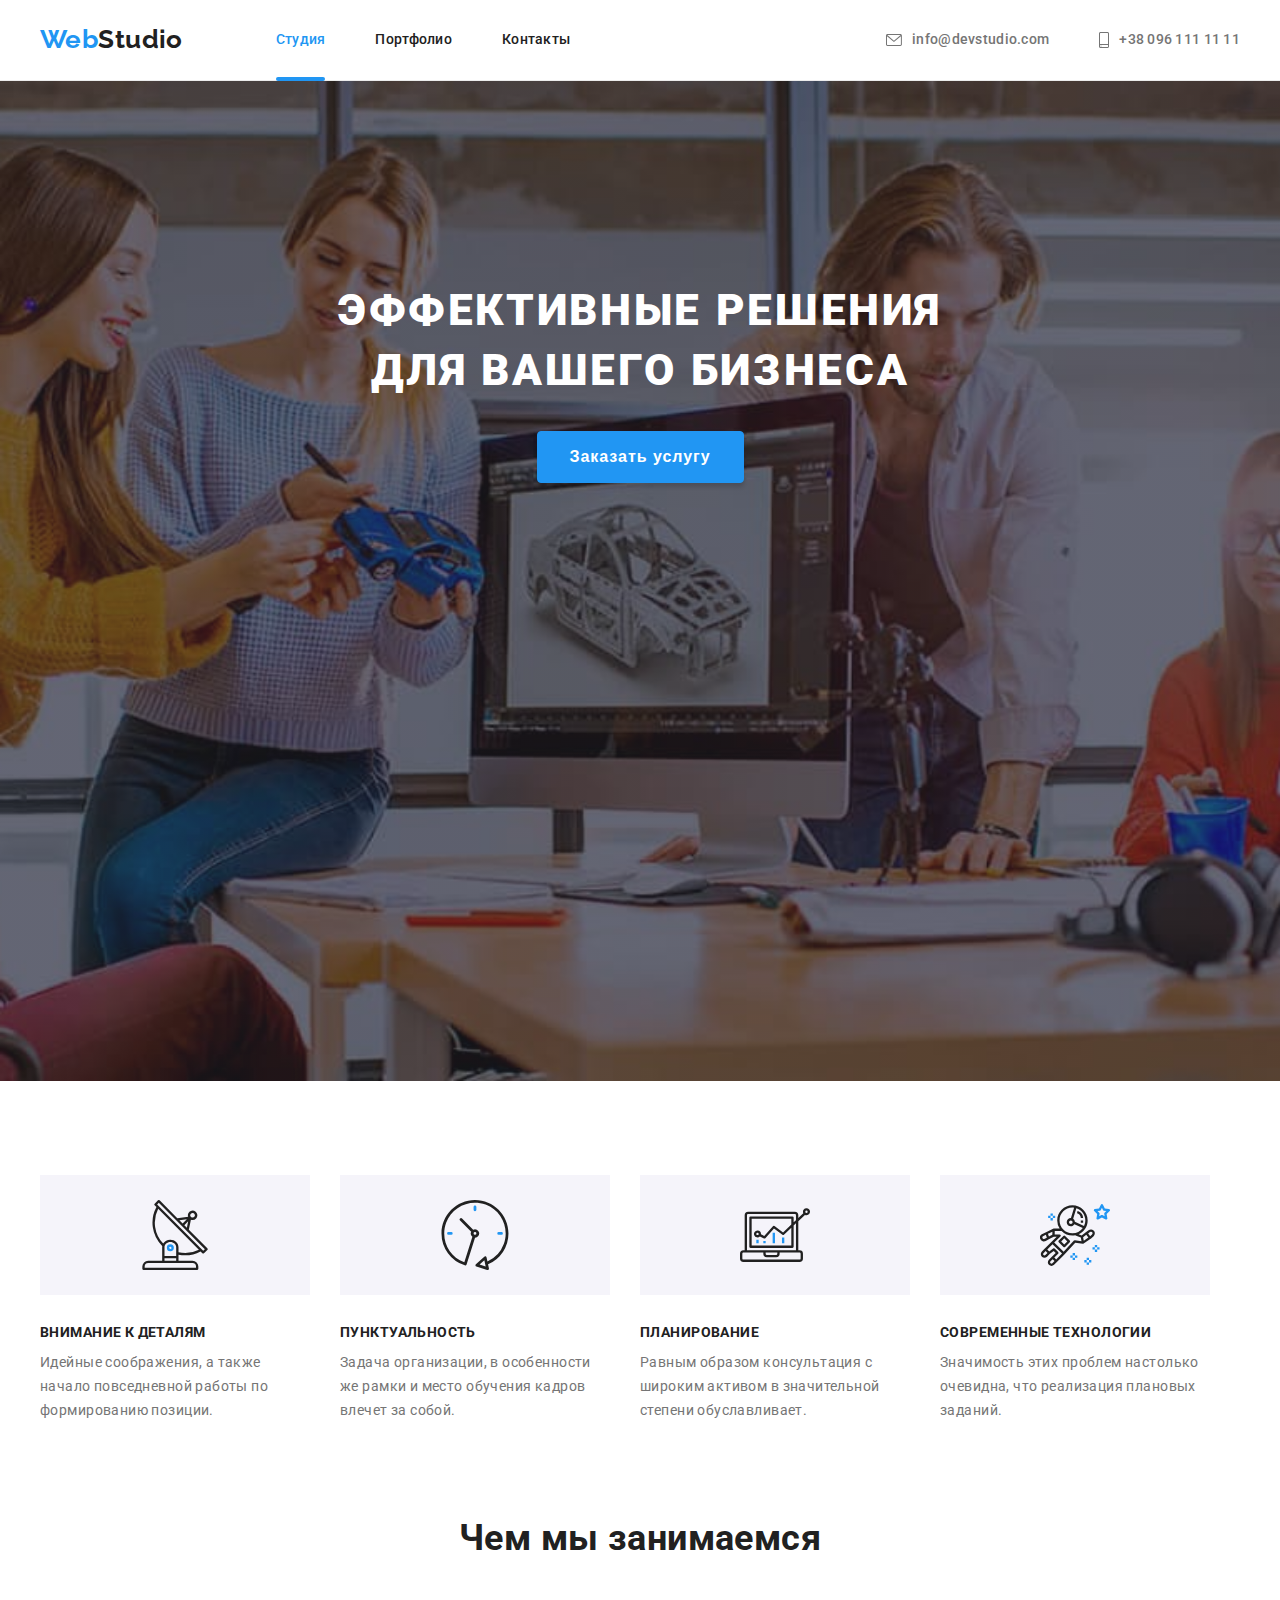
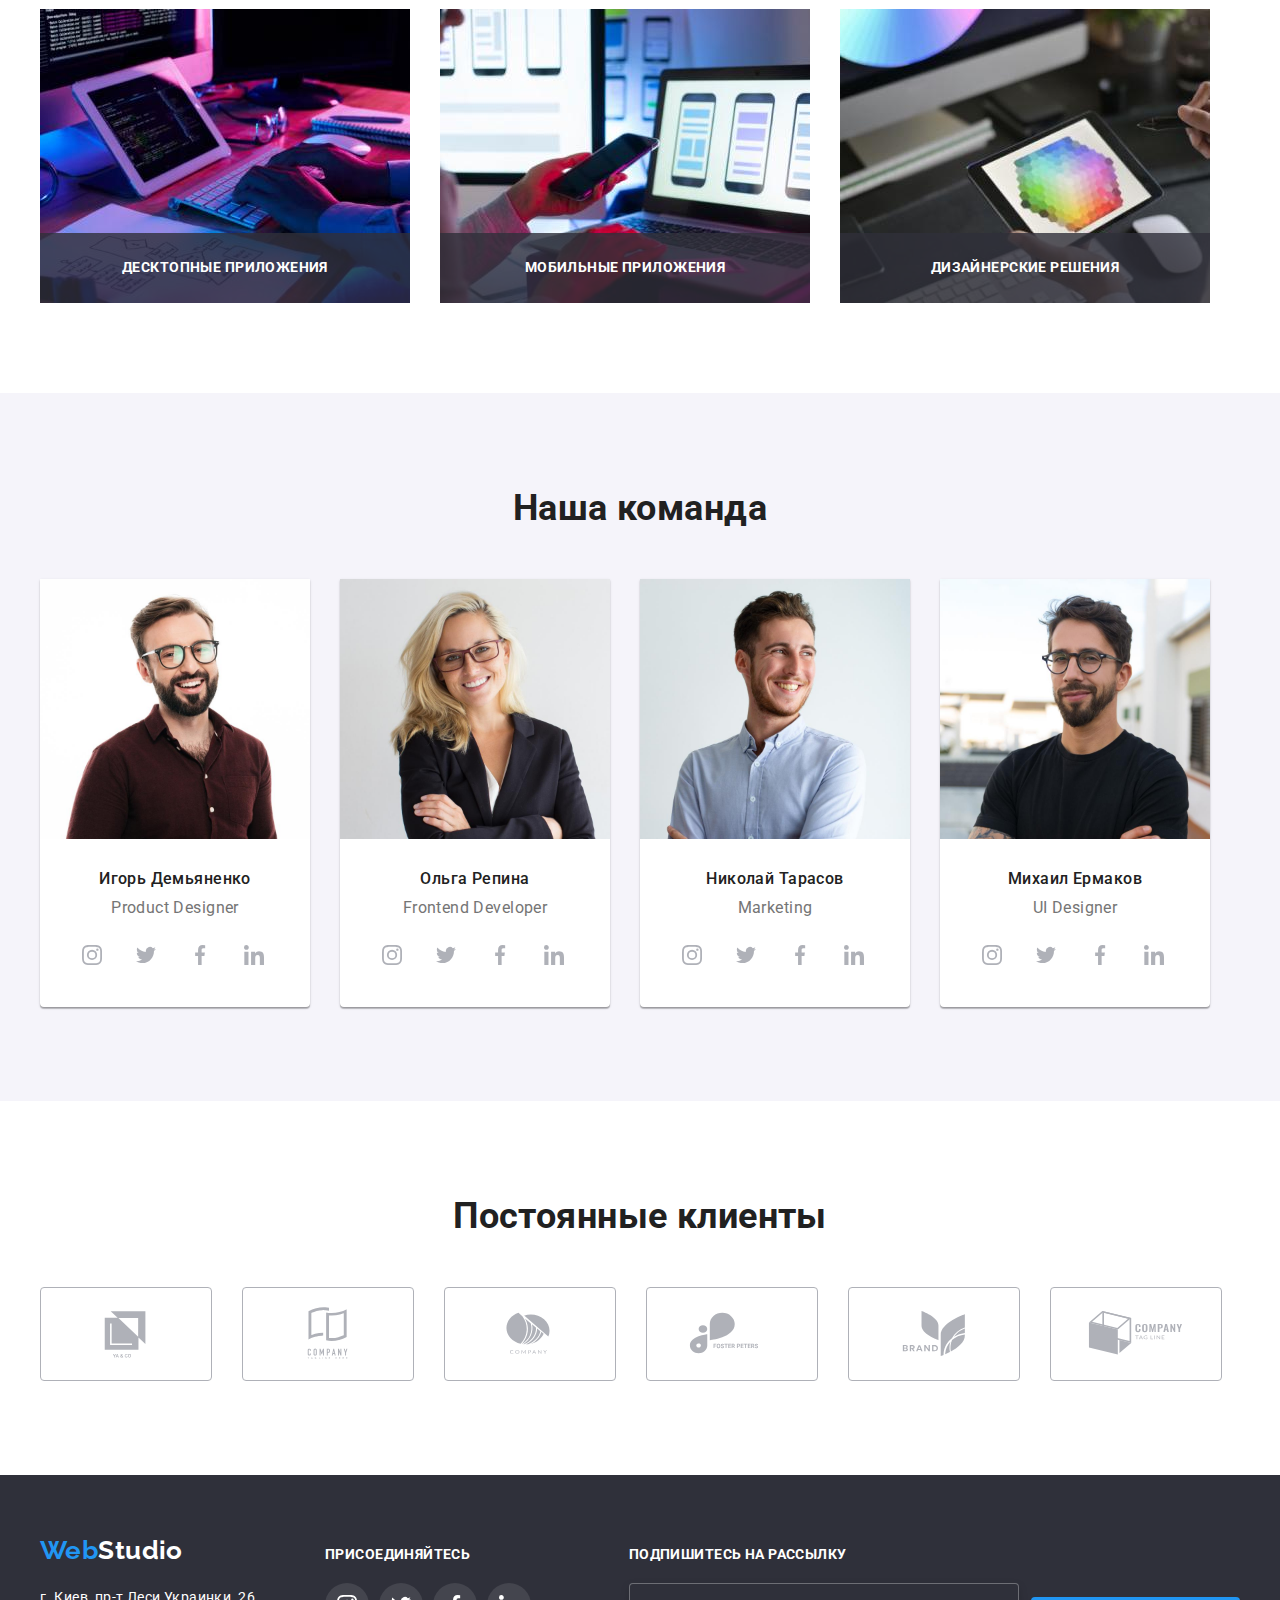
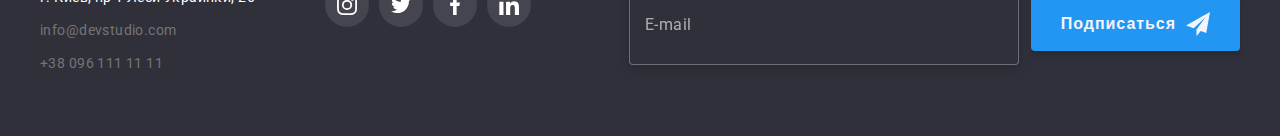
<file: index.html>
<!DOCTYPE html>
<html lang="ru">
  <head>
    <meta charset="UTF-8" />
    <meta http-equiv="X-UA-Compatible" content="IE=edge" />
    <meta name="viewport" content="width=device-width, initial-scale=1.0" />
    <title>WEB STUDIO</title>
    <link rel="preconnect" href="https://fonts.googleapis.com" />
    <link rel="preconnect" href="https://fonts.gstatic.com" crossorigin />
    <link
      href="https://fonts.googleapis.com/css2?family=Raleway:wght@700&family=Roboto:wght@400;500;700;900&display=swap"
      rel="stylesheet"
    />
    <link
      rel="stylesheet"
      href="https://cdnjs.cloudflare.com/ajax/libs/modern-normalize/1.1.0/modern-normalize.min.css"
      integrity="sha512-wpPYUAdjBVSE4KJnH1VR1HeZfpl1ub8YT/NKx4PuQ5NmX2tKuGu6U/JRp5y+Y8XG2tV+wKQpNHVUX03MfMFn9Q=="
      crossorigin="anonymous"
      referrerpolicy="no-referrer"
    />
    <link rel="stylesheet" href="./css/styles.css" />
  </head>
  <body>
    <!--High line site-->
    <header class="page-header">
      <div class="conteiner header">
        <!--Name studio-->
        <nav class="site-nav">
          <a href="./index.html" class="logo"><span class="web">Web</span>Studio</a>
          <!--menu navigation-->
          <ul class="site-nav list">
            <li class="site-nav item">
              <a href="./index.html" class="link current">Студия</a>
            </li>
            <li class="site-nav item">
              <a href="./portfolio.html" class="link">Портфолио</a>
            </li>
            <li class="site-nav item">
              <a href="" class="link">Контакты</a>
            </li>
          </ul>
        </nav>
        <!--mail&Telefone-->
        <ul class="contacts list">
          <li class="contacts item">
            <a href="mailto:info@devstudio.com" class="mail">
              <svg class="icon-mail">
                <use href="./images/symbol-defs.svg#icon-mail-icon"></use>
              </svg>
              info@devstudio.com</a
            >
          </li>
          <li class="contacts item">
            <a href="tel:+380961111111" class="tel">
              <svg class="icon-tel">
                <use href="./images/symbol-defs.svg#icon-icon-tel"></use>
              </svg>
              +38 096 111 11 11</a
            >
          </li>
        </ul>
      </div>
    </header>
    <main>
      <!--Shapka-->
      <section class="hero overlay">
        <div class="conteiner">
          <h1 class="hero-title">Эффективные решения для вашего бизнеса</h1>
          <button data-modal-open type="button" class="button">Заказать услугу</button>
        </div>
      </section>
      <!--Peculiarities-->
      <section class="peculiarities">
        <div class="conteiner">
          <h2 class="section-title visually-hidden">Особенности</h2>
          <ul class="section list">
            <li class="peculiarities-item attention">
              <div class="icon-peculiarities">
                <svg class="icon-item-peculiarities">
                  <use href="./images/symbol-defs.svg#icon-antenna"></use>
                </svg>
              </div>
              <h3 class="title">Внимание к деталям</h3>
              <p class="discription">
                Идейные соображения, а также начало повседневной работы по формированию позиции.
              </p>
            </li>
            <li class="peculiarities-item punctuality">
              <div class="icon-peculiarities">
                <svg class="icon-item-peculiarities">
                  <use href="./images/symbol-defs.svg#icon-clock"></use>
                </svg>
              </div>
              <h3 class="title">Пунктуальность</h3>
              <p class="discription">
                Задача организации, в особенности же рамки и место обучения кадров влечет за собой.
              </p>
            </li>
            <li class="peculiarities-item planning">
              <div class="icon-peculiarities">
                <svg class="icon-item-peculiarities">
                  <use href="./images/symbol-defs.svg#icon-diagram"></use>
                </svg>
              </div>
              <h3 class="title">Планирование</h3>
              <p class="discription">
                Равным образом консультация с широким активом в значительной степени обуславливает.
              </p>
            </li>
            <li class="peculiarities-item technology">
              <div class="icon-peculiarities">
                <svg class="icon-item-peculiarities">
                  <use href="./images/symbol-defs.svg#icon-astronaut"></use>
                </svg>
              </div>
              <h3 class="title">Современные технологии</h3>
              <p class="discription">
                Значимость этих проблем настолько очевидна, что реализация плановых заданий.
              </p>
            </li>
          </ul>
        </div>
      </section>
      <!--What are we doing-->
      <section class="works">
        <div class="conteiner">
          <h2 class="section-title">Чем мы занимаемся</h2>
          <ul class="work list">
            <li class="work-list-process">
              <div class="work-list position">
                <img class="work-process" src="./images/box1.jpg" alt="описание1" width="370" />
                <p class="work-list-discription">Десктопные приложения</p>
              </div>
            </li>
            <li class="work-list-process">
              <div class="work-list position">
                <img class="work-process" src="./images/box2.jpg" alt="описание2" width="370" />
                <p class="work-list-discription">Мобильные приложения</p>
              </div>
            </li>
            <li class="work-list-process">
              <div class="work-list position">
                <img class="work-process" src="./images/box3.jpg" alt="описание3" width="370" />
                <p class="work-list-discription">Дизайнерские решения</p>
              </div>
            </li>
          </ul>
        </div>
      </section>
      <!--Our team-->
      <section class="team">
        <div class="conteiner">
          <h2 class="section-title">Наша команда</h2>
          <ul class="team list">
            <li class="team-list-card">
              <img
                class="team list image"
                src="./images/img.jpg"
                alt="Игорь Демьяненко"
                width="270"
              />
              <div class="team-card-disc">
                <h3 class="name">Игорь Демьяненко</h3>
                <p class="discription">Product Designer</p>
                <ul class="team list network">
                  <li class="network-item">
                    <a href="" class="link-network">
                      <svg class="icon-network">
                        <use href="./images/symbol-defs.svg#icon-instagram"></use>
                      </svg>
                    </a>
                  </li>
                  <li class="network-item">
                    <a href="" class="link-network">
                      <svg class="icon-network">
                        <use href="./images/symbol-defs.svg#icon-twitter"></use>
                      </svg>
                    </a>
                  </li>
                  <li class="network-item">
                    <a href="" class="link-network">
                      <svg class="icon-network">
                        <use href="./images/symbol-defs.svg#icon-facebook"></use>
                      </svg>
                    </a>
                  </li>
                  <li class="network-item">
                    <a href="" class="link-network">
                      <svg class="icon-network">
                        <use href="./images/symbol-defs.svg#icon-linkedin"></use>
                      </svg>
                    </a>
                  </li>
                </ul>
              </div>
            </li>
            <li class="team-list-card">
              <img
                class="team list image"
                src="./images/img_2.jpg"
                alt="Ольга Репина"
                width="270"
              />
              <div class="team-card-disc">
                <h3 class="name">Ольга Репина</h3>
                <p class="discription">Frontend Developer</p>
                <ul class="team list network">
                  <li class="network-item">
                    <a href="" class="link-network">
                      <svg class="icon-network">
                        <use href="./images/symbol-defs.svg#icon-instagram"></use>
                      </svg>
                    </a>
                  </li>
                  <li class="network-item">
                    <a href="" class="link-network">
                      <svg class="icon-network">
                        <use href="./images/symbol-defs.svg#icon-twitter"></use>
                      </svg>
                    </a>
                  </li>
                  <li class="network-item">
                    <a href="" class="link-network">
                      <svg class="icon-network">
                        <use href="./images/symbol-defs.svg#icon-facebook"></use>
                      </svg>
                    </a>
                  </li>
                  <li class="network-item">
                    <a href="" class="link-network">
                      <svg class="icon-network">
                        <use href="./images/symbol-defs.svg#icon-linkedin"></use>
                      </svg>
                    </a>
                  </li>
                </ul>
              </div>
            </li>
            <li class="team-list-card">
              <img
                class="team list image"
                src="./images/img_3.jpg"
                alt="Николай Тарасов"
                width="270"
              />
              <div class="team-card-disc">
                <h3 class="name">Николай Тарасов</h3>
                <p class="discription">Marketing</p>
                <ul class="team list network">
                  <li class="network-item">
                    <a href="" class="link-network">
                      <svg class="icon-network">
                        <use href="./images/symbol-defs.svg#icon-instagram"></use>
                      </svg>
                    </a>
                  </li>
                  <li class="network-item">
                    <a href="" class="link-network">
                      <svg class="icon-network">
                        <use href="./images/symbol-defs.svg#icon-twitter"></use>
                      </svg>
                    </a>
                  </li>
                  <li class="network-item">
                    <a href="" class="link-network">
                      <svg class="icon-network">
                        <use href="./images/symbol-defs.svg#icon-facebook"></use>
                      </svg>
                    </a>
                  </li>
                  <li class="network-item">
                    <a href="" class="link-network">
                      <svg class="icon-network">
                        <use href="./images/symbol-defs.svg#icon-linkedin"></use>
                      </svg>
                    </a>
                  </li>
                </ul>
              </div>
            </li>
            <li class="team-list-card">
              <img
                class="team list image"
                src="./images/img_4.jpg"
                alt="Михаил Ермаков"
                width="270"
              />
              <div class="team-card-disc">
                <h3 class="name">Михаил Ермаков</h3>
                <p class="discription">UI Designer</p>
                <ul class="team list network">
                  <li class="network-item">
                    <a href="" class="link-network">
                      <svg class="icon-network">
                        <use href="./images/symbol-defs.svg#icon-instagram"></use>
                      </svg>
                    </a>
                  </li>
                  <li class="network-item">
                    <a href="" class="link-network">
                      <svg class="icon-network">
                        <use href="./images/symbol-defs.svg#icon-twitter"></use>
                      </svg>
                    </a>
                  </li>
                  <li class="network-item">
                    <a href="" class="link-network">
                      <svg class="icon-network">
                        <use href="./images/symbol-defs.svg#icon-facebook"></use>
                      </svg>
                    </a>
                  </li>
                  <li class="network-item">
                    <a href="" class="link-network">
                      <svg class="icon-network">
                        <use href="./images/symbol-defs.svg#icon-linkedin"></use>
                      </svg>
                    </a>
                  </li>
                </ul>
              </div>
            </li>
          </ul>
        </div>
      </section>
      <!-- Section our clients -->
      <section class="clients">
        <div class="conteiner">
          <h2 class="section-title">Постоянные клиенты</h2>
          <ul class="clients list">
            <li class="clients-list-item">
              <a href="" class="link-clients">
                <svg class="icon-clients">
                  <use href="./images/symbol-defs.svg#icon-logo-yaco"></use>
                </svg>
              </a>
            </li>
            <li class="clients-list-item">
              <a href="" class="link-clients">
                <svg class="icon-clients">
                  <use href="./images/symbol-defs.svg#icon-logo-company-teg-line"></use>
                </svg>
              </a>
            </li>
            <li class="clients-list-item">
              <a href="" class="link-clients">
                <svg class="icon-clients">
                  <use href="./images/symbol-defs.svg#icon-logo-company"></use>
                </svg>
              </a>
            </li>
            <li class="clients-list-item">
              <a href="" class="link-clients">
                <svg class="icon-clients">
                  <use href="./images/symbol-defs.svg#icon-logo-foster-peters"></use>
                </svg>
              </a>
            </li>
            <li class="clients-list-item">
              <a href="" class="link-clients">
                <svg class="icon-clients">
                  <use href="./images/symbol-defs.svg#icon-logo-brand"></use>
                </svg>
              </a>
            </li>
            <li class="clients-list-item">
              <a href="" class="link-clients">
                <svg class="icon-clients">
                  <use href="./images/symbol-defs.svg#icon-logo-companytl"></use>
                </svg>
              </a>
            </li>
          </ul>
        </div>
      </section>
    </main>
    <footer class="footer">
      <div class="conteiner social-icons">
        <div class="logo-address">
          <!--Name studio-->
          <a href="./index.html" class="logo-footer"><span class="web">Web</span>Studio</a>
          <!-- address -->
          <address class="adress">
            <ul class="adress list">
              <li class="adress-list-item">
                <a
                  href="https://goo.gl/maps/HPNhDswtwEFeR7fT9"
                  target="_blank"
                  rel="noopener noreferrer"
                  class="adress-post"
                  >г. Киев, пр-т Леси Украинки, 26</a
                >
              </li>
              <li class="adress-list-item">
                <a href="mailto:info@devstudio.com" class="mail">info@devstudio.com</a>
              </li>
              <li class="adress-list-item">
                <a href="tel:+380961111111" class="tel">+38 096 111 11 11</a>
              </li>
            </ul>
          </address>
        </div>
        <div class="social-links">
          <h2 class="sicial-links-title">присоединяйтесь</h2>
          <ul class="social-links list">
            <li class="social-list-items">
              <a href="" class="links-social-icon">
                <svg class="icon"><use href="./images/symbol-defs.svg#icon-instagram"></use></svg>
              </a>
            </li>
            <li class="social-list-items">
              <a href="" class="links-social-icon">
                <svg class="icon"><use href="./images/symbol-defs.svg#icon-twitter"></use></svg>
              </a>
            </li>
            <li class="social-list-items">
              <a href="" class="links-social-icon">
                <svg class="icon"><use href="./images/symbol-defs.svg#icon-facebook"></use></svg>
              </a>
            </li>
            <li class="social-list-items">
              <a href="" class="links-social-icon">
                <svg class="icon"><use href="./images/symbol-defs.svg#icon-linkedin"></use></svg>
              </a>
            </li>
          </ul>
        </div>
        <div class="subscribe">
          <h2 class="sicial-links-title">Подпишитесь на рассылку</h2>
          <form class="subscribe-form">
            <input
              type="email"
              name="email"
              id="email"
              class="subscribe-input"
              placeholder="E-mail"
            />
            <button type="submit" class="subscribe-button">
              Подписаться
              <svg class="icon-send">
                <use href="./images/symbol-defs.svg#icon-icon-send"></use>
              </svg>
            </button>
          </form>
        </div>
      </div>
    </footer>
    <div class="backdrop is-hidden" data-modal>
      <div class="modal">
        <button class="button-close" data-modal-close aria-label="закрыть">
          <svg class="icon-close">
            <use href="./images/symbol-defs.svg#icon-close"></use>
          </svg>
        </button>
        <strong class="modal-title">Оставьте свои данные, мы вам перезвоним</strong>

        <form class="form">
          <label for="user-name" class="label">Имя</label>
          <span class="user-name">
            <input type="text" name="user-name" id="user-name" class="input" />
            <svg class="icon-person" width="18" height="18">
              <use href="./images/symbol-defs.svg#icon-person"></use>
            </svg>
          </span>

          <label for="tel-number" class="label">Телефон</label>
          <span class="tel-namber">
            <input type="tel" name="tel-number" id="tel-number" class="input" />
            <svg class="icon-phone" width="18" height="18">
              <use href="./images/symbol-defs.svg#icon-phone"></use>
            </svg>
          </span>

          <label for="mail" class="label">Почта</label>
          <span class="email">
            <input type="email" name="mail" id="mail" class="input" />
            <svg class="icon-email" width="18" height="18">
              <use href="./images/symbol-defs.svg#icon-mail-icon"></use>
            </svg>
          </span>

          <label for="comment" class="label">Комментарий</label>
          <textarea
            name="comment"
            id="comment"
            rows="5"
            class="input comment"
            placeholder="Введите текст"
          ></textarea>

          <div class="checkbox-terms">
            <label for="terms" class="link-terms">
              <input type="checkbox" name="terms" id="terms" class="checkbox visually-hidden" />
              <span class="fake">
                <svg class="icon-checkbox" width="11" height="8">
                  <use href="./images/symbol-defs.svg#icon-checkbox"></use>
                </svg>
              </span>
              Соглашаюсь с рассылкой и принимаю&nbsp; <a href="" class="terms">Условия договора</a>
            </label>
          </div>

          <button type="submit" class="modal-button">Отправить</button>
        </form>
      </div>
    </div>
    <script src="./js/model.js"></script>
  </body>
</html>
</file>
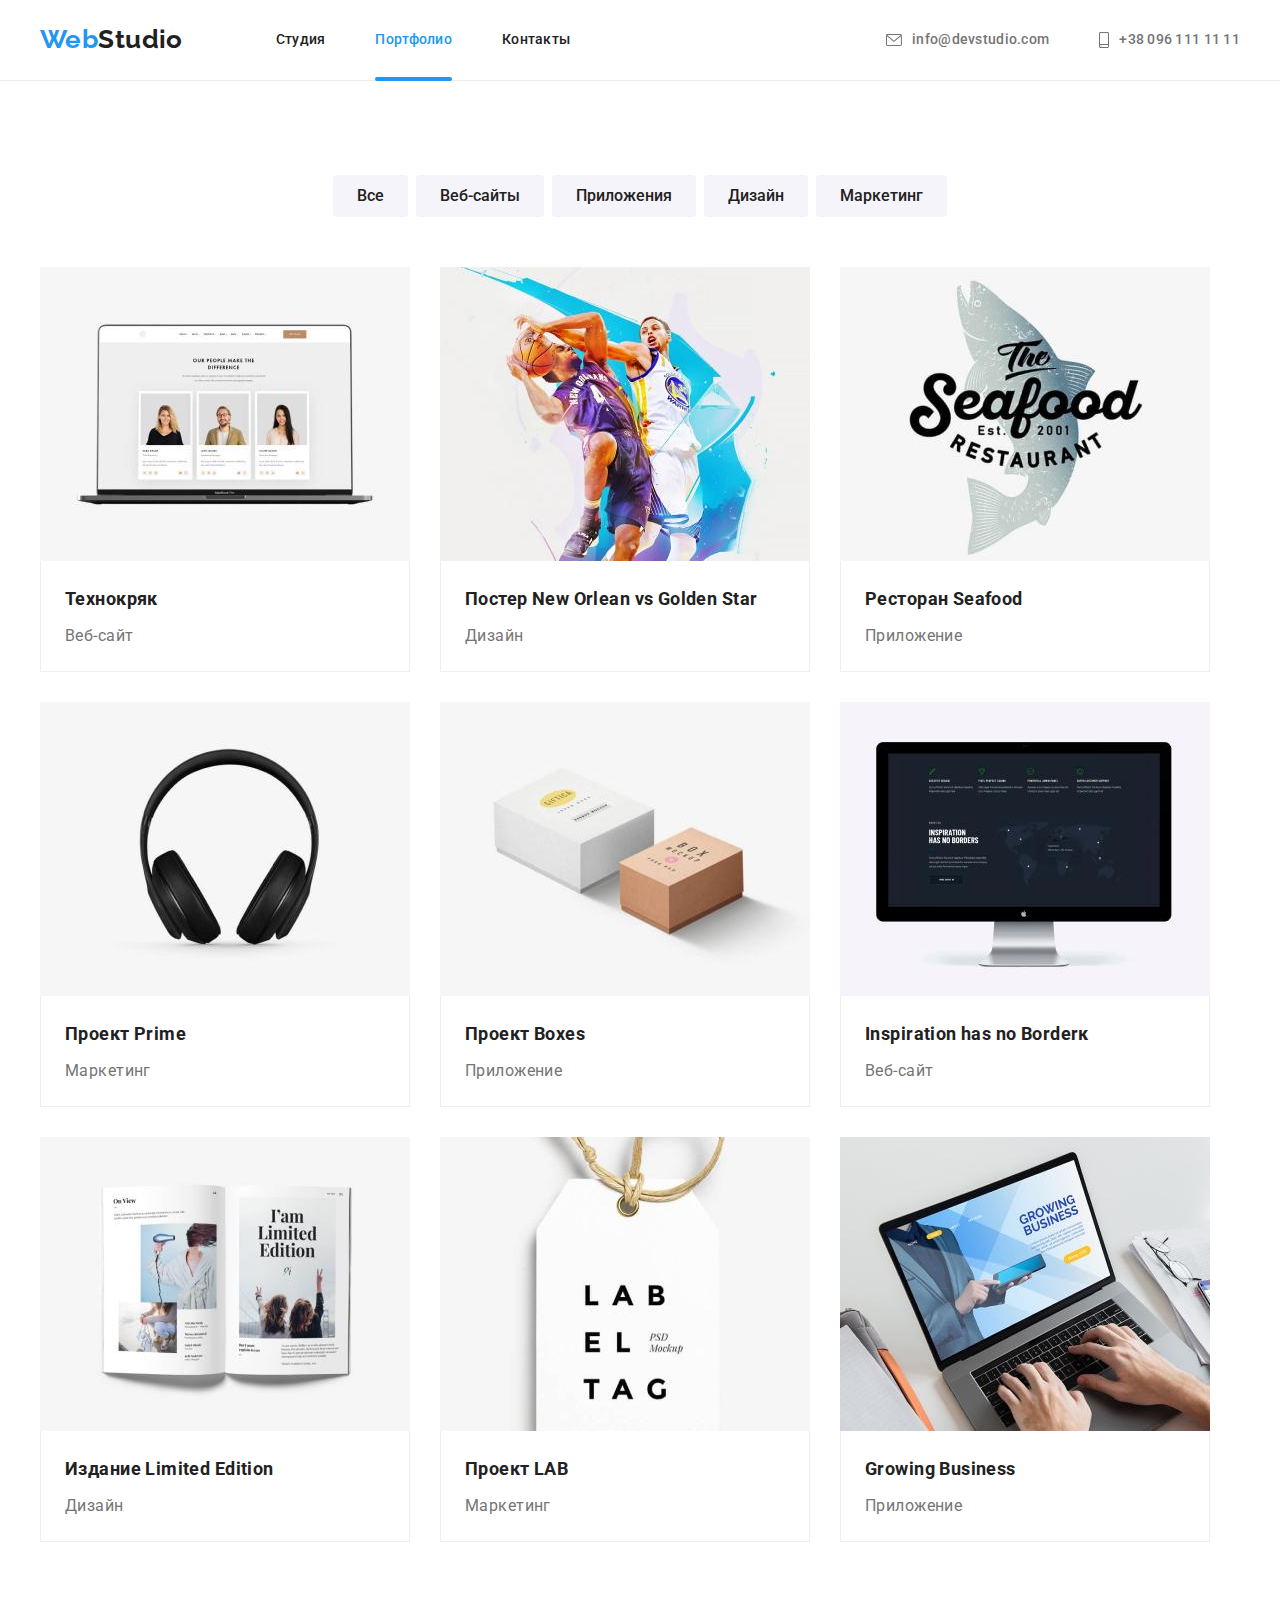
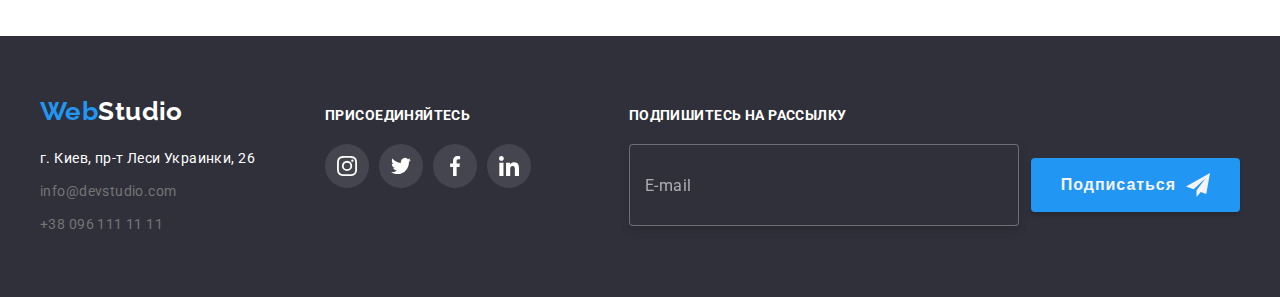
<file: portfolio.html>
<!DOCTYPE html>
<html lang="ru">
  <head>
    <meta charset="UTF-8" />
    <meta http-equiv="X-UA-Compatible" content="IE=edge" />
    <meta name="viewport" content="width=device-width, initial-scale=1.0" />
    <title>Портфолио</title>
    <link rel="preconnect" href="https://fonts.googleapis.com" />
    <link rel="preconnect" href="https://fonts.gstatic.com" crossorigin />
    <link
      href="https://fonts.googleapis.com/css2?family=Raleway:wght@700&family=Roboto:wght@400;500;700;900&display=swap"
      rel="stylesheet"
    />
    <link
      rel="stylesheet"
      href="https://cdnjs.cloudflare.com/ajax/libs/modern-normalize/1.1.0/modern-normalize.min.css"
      integrity="sha512-wpPYUAdjBVSE4KJnH1VR1HeZfpl1ub8YT/NKx4PuQ5NmX2tKuGu6U/JRp5y+Y8XG2tV+wKQpNHVUX03MfMFn9Q=="
      crossorigin="anonymous"
      referrerpolicy="no-referrer"
    />
    <link rel="stylesheet" href="./css/styles.css" />
  </head>
  <body>
    <!--High line site-->
    <header class="page-header">
      <div class="conteiner header">
        <!--Name studio-->
        <nav class="site-nav">
          <a href="./index.html" class="logo"><span class="web">Web</span>Studio</a>
          <!--menu navigation-->
          <ul class="site-nav list">
            <li class="site-nav item">
              <a href="./index.html" class="link">Студия</a>
            </li>
            <li class="site-nav item">
              <a href="./portfolio.html" class="link current">Портфолио</a>
            </li>
            <li class="site-nav item">
              <a href="" class="link">Контакты</a>
            </li>
          </ul>
        </nav>
        <!--mail&Telefone-->
        <ul class="contacts list">
          <li class="contacts item">
            <a href="mailto:info@devstudio.com" class="mail">
              <svg class="icon-mail">
                <use href="./images/symbol-defs.svg#icon-mail-icon"></use>
              </svg>
              info@devstudio.com</a
            >
          </li>
          <li class="contacts item">
            <a href="tel:+380961111111" class="tel">
              <svg class="icon-tel">
                <use href="./images/symbol-defs.svg#icon-icon-tel"></use>
              </svg>
              +38 096 111 11 11</a
            >
          </li>
        </ul>
      </div>
    </header>
    <main>
      <section class="work-section">
        <div class="conteiner">
          <h1 class="title visually-hidden">Примеры работ</h1>
          <ul class="filtr">
            <li class="filtr-item">
              <button type="button" class="filtr-btn active">Все</button>
            </li>
            <li class="filtr-item">
              <button type="button" class="filtr-btn active">Веб-сайты</button>
            </li>
            <li class="filtr-item">
              <button type="button" class="filtr-btn active">Приложения</button>
            </li>
            <li class="filtr-item">
              <button type="button" class="filtr-btn active">Дизайн</button>
            </li>
            <li class="filtr-item">
              <button type="button" class="filtr-btn active">Маркетинг</button>
            </li>
          </ul>
          <ul class="work list pages">
            <li class="item">
              <a href="" class="link">
                <div class="work-link-position">
                  <img class="work-images" src="./images/p1.jpg" alt="сайт" width="370" />
                  <p class="work-link-discription">
                    Ресурс предлагает комплексные предложения с разным уровнем функционала и
                    сервисов. Все это позволит посетителю получить исчерпывающие сведения о компании
                    или частном лице.
                  </p>
                </div>
                <div class="item-discript">
                  <h3 class="work-title">Технокряк</h3>
                  <p class="work-dicript">Веб-сайт</p>
                </div>
              </a>
            </li>
            <li class="item">
              <a href="" class="link">
                <div class="work-link-position">
                  <img
                    class="work-images"
                    src="./images/p2.jpg"
                    alt="Постер New Orlean vs Golden Star"
                    width="370"
                  />
                  <p class="work-link-discription">
                    Ресурс предлагает комплексные предложения с разным уровнем функционала и
                    сервисов. Все это позволит посетителю получить исчерпывающие сведения о компании
                    или частном лице.
                  </p>
                </div>
                <div class="item-discript">
                  <h3 class="work-title">Постер New Orlean vs Golden Star</h3>
                  <p class="work-dicript">Дизайн</p>
                </div>
              </a>
            </li>
            <li class="item">
              <a href="" class="link">
                <div class="work-link-position">
                  <img
                    class="work-images"
                    src="./images/p3.jpg"
                    alt="Ресторан Seafood"
                    width="370"
                  />
                  <p class="work-link-discription">
                    Ресурс предлагает комплексные предложения с разным уровнем функционала и
                    сервисов. Все это позволит посетителю получить исчерпывающие сведения о компании
                    или частном лице.
                  </p>
                </div>
                <div class="item-discript">
                  <h3 class="work-title">Ресторан Seafood</h3>
                  <p class="work-dicript">Приложение</p>
                </div>
              </a>
            </li>
            <li class="item">
              <a href="" class="link">
                <div class="work-link-position">
                  <img class="work-images" src="./images/p4.jpg" alt="Проект Prime" width="370" />
                  <p class="work-link-discription">
                    Ресурс предлагает комплексные предложения с разным уровнем функционала и
                    сервисов. Все это позволит посетителю получить исчерпывающие сведения о компании
                    или частном лице.
                  </p>
                </div>
                <div class="item-discript">
                  <h3 class="work-title">Проект Prime</h3>
                  <p class="work-dicript">Маркетинг</p>
                </div>
              </a>
            </li>
            <li class="item">
              <a href="" class="link">
                <div class="work-link-position">
                  <img class="work-images" src="./images/p5.jpg" alt="Проект Boxes" width="370" />
                  <p class="work-link-discription">
                    Ресурс предлагает комплексные предложения с разным уровнем функционала и
                    сервисов. Все это позволит посетителю получить исчерпывающие сведения о компании
                    или частном лице.
                  </p>
                </div>
                <div class="item-discript">
                  <h3 class="work-title">Проект Boxes</h3>
                  <p class="work-dicript">Приложение</p>
                </div>
              </a>
            </li>
            <li class="item">
              <a href="" class="link">
                <div class="work-link-position">
                  <img class="work-images" src="./images/p6.jpg" alt="Веб-сайт" width="370" />
                  <p class="work-link-discription">
                    Ресурс предлагает комплексные предложения с разным уровнем функционала и
                    сервисов. Все это позволит посетителю получить исчерпывающие сведения о компании
                    или частном лице.
                  </p>
                </div>
                <div class="item-discript">
                  <h3 class="work-title">Inspiration has no Borderк</h3>
                  <p class="work-dicript">Веб-сайт</p>
                </div>
              </a>
            </li>
            <li class="item">
              <a href="" class="link">
                <div class="work-link-position">
                  <img
                    class="work-images"
                    src="./images/p7.jpg"
                    alt="Издание Limited Edition"
                    width="370"
                  />
                  <p class="work-link-discription">
                    Ресурс предлагает комплексные предложения с разным уровнем функционала и
                    сервисов. Все это позволит посетителю получить исчерпывающие сведения о компании
                    или частном лице.
                  </p>
                </div>
                <div class="item-discript">
                  <h3 class="work-title">Издание Limited Edition</h3>
                  <p class="work-dicript">Дизайн</p>
                </div>
              </a>
            </li>
            <li class="item">
              <a href="" class="link">
                <div class="work-link-position">
                  <img class="work-images" src="./images/p8.jpg" alt="Проект LAB" width="370" />
                  <p class="work-link-discription">
                    Ресурс предлагает комплексные предложения с разным уровнем функционала и
                    сервисов. Все это позволит посетителю получить исчерпывающие сведения о компании
                    или частном лице.
                  </p>
                </div>
                <div class="item-discript">
                  <h3 class="work-title">Проект LAB</h3>
                  <p class="work-dicript">Маркетинг</p>
                </div>
              </a>
            </li>
            <li class="item">
              <a href="" class="link">
                <div class="work-link-position">
                  <img class="work-images" src="./images/p9.jpg" alt="сайт" width="370" />
                  <p class="work-link-discription">
                    Ресурс предлагает комплексные предложения с разным уровнем функционала и
                    сервисов. Все это позволит посетителю получить исчерпывающие сведения о компании
                    или частном лице.
                  </p>
                </div>
                <div class="item-discript">
                  <h3 class="work-title">Growing Business</h3>
                  <p class="work-dicript">Приложение</p>
                </div>
              </a>
            </li>
          </ul>
        </div>
      </section>
    </main>
    <footer class="footer">
      <div class="conteiner social-icons">
        <div class="logo-address">
          <!--Name studio-->
          <a href="./index.html" class="logo-footer"><span class="web">Web</span>Studio</a>
          <!-- address -->
          <address class="adress">
            <ul class="adress list">
              <li class="adress-list-item">
                <a
                  href="https://goo.gl/maps/HPNhDswtwEFeR7fT9"
                  target="_blank"
                  rel="noopener noreferrer"
                  class="adress-post"
                  >г. Киев, пр-т Леси Украинки, 26</a
                >
              </li>
              <li class="adress-list-item">
                <a href="mailto:info@devstudio.com" class="mail">info@devstudio.com</a>
              </li>
              <li class="adress-list-item">
                <a href="tel:+380961111111" class="tel">+38 096 111 11 11</a>
              </li>
            </ul>
          </address>
        </div>
        <div class="social-links">
          <h2 class="sicial-links-title">присоединяйтесь</h2>
          <ul class="social-links list">
            <li class="social-list-items">
              <a href="" class="links-social-icon">
                <svg class="icon"><use href="./images/symbol-defs.svg#icon-instagram"></use></svg>
              </a>
            </li>
            <li class="social-list-items">
              <a href="" class="links-social-icon">
                <svg class="icon"><use href="./images/symbol-defs.svg#icon-twitter"></use></svg>
              </a>
            </li>
            <li class="social-list-items">
              <a href="" class="links-social-icon">
                <svg class="icon"><use href="./images/symbol-defs.svg#icon-facebook"></use></svg>
              </a>
            </li>
            <li class="social-list-items">
              <a href="" class="links-social-icon">
                <svg class="icon"><use href="./images/symbol-defs.svg#icon-linkedin"></use></svg>
              </a>
            </li>
          </ul>
        </div>
        <div class="subscribe">
          <h2 class="sicial-links-title">Подпишитесь на рассылку</h2>
          <form class="subscribe-form">
            <input
              type="email"
              name="email"
              id="email"
              class="subscribe-input"
              placeholder="E-mail"
            />
            <button type="submit" class="subscribe-button">
              Подписаться
              <svg class="icon-send">
                <use href="./images/symbol-defs.svg#icon-icon-send"></use>
              </svg>
            </button>
          </form>
        </div>
      </div>
    </footer>
  </body>
</html>
</file>
<file: css/styles.css>
:root {
  --primary-text-color: #212121;
  --title-text-color: #757575;
  --accent-color: #2196f3;
  --primary-white-color: #ffffff;
  --button-color: #f5f4fa;
}

body {
  margin: 0;
  /* padding-top: 80px; */
  background-color: var(--primary-white-color);
  color: var(--primary-text-color);
  font-family: Roboto, sans-serif;
  font-size: 14px;
  letter-spacing: 0.03em;
}

/*убираем точки в списках*/
.list {
  padding: 0;
  margin: 0;
  list-style: none;
}
/* скрываем заголовки */
.visually-hidden {
  position: absolute;
  white-space: nowrap;
  width: 1px;
  height: 1px;
  overflow: hidden;
  border: 0;
  padding: 0;
  clip: rect(0 0 0 0);
  clip-path: inset(50%);
  margin: -1px;
}
/* Убираем нижненн подчеркивание у ссылок */
.link {
  text-decoration: none;
}
/* Заголовки 2 уровня */
.section-title {
  padding: 0;
  margin: 0;
  margin-bottom: 50px;
  font-size: 36px;
  line-height: 1.17;
  text-align: center;
}
/*style header*/
.header {
  display: flex;
  align-items: center;
}
.conteiner {
  width: 1200px;
  margin: 0 auto;
  padding: 0 15px;
  /* outline: 2px solid tomato; */
}
.page-header {
  /* outline: 2px solid tomato; */
  /* position: fixed;
  width: 100%;
  min-height: 80px;
  top: 0;
  left: 0; */
  border-bottom: 1px solid #ececec;
}
.logo {
  display: block;
  padding-top: 24px;
  padding-bottom: 25px;
  margin-right: 93px;
  /* outline: 2px solid tomato; */
  color: var(--primary-text-color);
  text-decoration: none;
  font-family: Raleway, sans-serif;
  font-weight: 700;
  font-size: 26px;
  line-height: 1.19;
}
.web {
  color: #2196f3;
}
/*style menu-nav*/
.site-nav {
  display: flex;
}

.site-nav .item:not(:last-child) {
  margin-right: 50px;
}
.site-nav .link {
  position: relative;
  display: block;
  padding-top: 32px;
  padding-bottom: 32px;
  /* outline: 2px solid tomato; */
  color: var(--primary-text-color);
  font-weight: 500;
  line-height: 1.14;
  letter-spacing: 0.02em;

  transition-property: color;
  transition-duration: 250ms;
  transition-timing-function: cubic-bezier(0.4, 0, 0.2, 1);
}

.site-nav .link.current {
  color: var(--accent-color);
}
.site-nav .link.current::after {
  content: '';
  position: absolute;
  left: 0;
  bottom: -1px;
  display: block;
  width: 100%;
  height: 4px;

  border-radius: 4px;
  background-color: var(--accent-color);
}
/* .site-nav .link::after {
  content: '';
  position: absolute;
  left: 0;
  bottom: 0;
  display: block;
  width: 100%;
  height: 4px;
  opacity: 0;
  transition: opacity 250ms cubic-bezier(0.4, 0, 0.2, 1);

  border-radius: 4px;
  background-color: var(--accent-color);
}
.site-nav .link:hover::after,
.site-nav .link:focus::after {
  opacity: 1;
} */
.site-nav .link:hover,
.site-nav .link:focus {
  color: var(--accent-color);
}
/* Style contacts */
.contacts.list {
  display: flex;
  margin-left: auto;
}
.contacts.list .contacts.item + .contacts.item {
  margin-left: 50px;
}
.mail,
.tel {
  display: flex;
  align-items: center;
}
/* Добавление иконок */
.icon-mail {
  width: 16px;
  height: 12px;
  margin-right: 10px;
  fill: var(--title-text-color);
  transition-property: fill;
  transition-duration: 250ms;
  transition-timing-function: cubic-bezier(0.4, 0, 0.2, 1);
}
.icon-tel {
  width: 10px;
  height: 16px;
  margin-right: 10px;
  fill: var(--title-text-color);
  transition-property: fill;
  transition-duration: 250ms;
  transition-timing-function: cubic-bezier(0.4, 0, 0.2, 1);
}
/* .icon-mail:hover,
.icon-tel:hover {
  fill: var(--accent-color);
} */

/* .mail::before {
  display: inline-block;
  content: '';
  width: 16px;
  height: 12px;
  margin-right: 10px;
  background-image: url('../images/mail-icon.svg');
  background-size: contain;
}
.tel::before {
  display: inline-block;
  content: '';
  width: 16px;
  height: 12px;
  margin-right: 10px;
  background-image: url('../images/icon-tel.svg');
  background-size: contain;
} */

/* Конец добавление иконок */

.contacts.list .mail {
  /* outline: 2px solid tomato; */
  padding-top: 32px;
  padding-bottom: 32px;
  color: var(--title-text-color);
  text-decoration: none;
  font-weight: 500;
  line-height: 1.14;
  letter-spacing: 0.02em;

  transition-property: color;
  transition-duration: 250ms;
  transition-timing-function: cubic-bezier(0.4, 0, 0.2, 1);
}
.contacts.list .tel {
  /* outline: 2px solid tomato; */
  padding-top: 32px;
  padding-bottom: 32px;
  color: var(--title-text-color);
  text-decoration: none;
  font-weight: 500;
  line-height: 1.14;
  letter-spacing: 0.02em;

  transition-property: color;
  transition-duration: 250ms;
  transition-timing-function: cubic-bezier(0.4, 0, 0.2, 1);
}
.contacts.list .mail:hover .icon-mail,
.contacts.list .mail:focus .icon-mail {
  fill: var(--accent-color);
}
.contacts.list .mail:hover,
.contacts.list .mail:focus {
  color: var(--accent-color);
}
.contacts.list .tel:hover .icon-tel,
.contacts.list .tel:focus .icon-tel {
  fill: var(--accent-color);
}
.contacts.list .tel:hover,
.contacts.list .tel:focus {
  color: var(--accent-color);
}

/* Style main content*/
/* Style section Hero */
.hero {
  background-color: #2f303a;
  text-align: center;
  padding-top: 200px;
  padding-bottom: 200px;
  /* background-image: linear-gradient(to right, rgba(47, 48, 58, 0.4), rgba(47, 48, 58, 0.4)),
    url('../images/bg-img-hero.jpg');
  background-repeat: no-repeat;
  background-position: 50% 50%;
  background-size: cover; */
}
.overlay {
  max-width: 1600px;
  height: 600px;
  margin-left: auto;
  margin-right: auto;
  background-image: linear-gradient(to right, rgba(47, 48, 58, 0.4), rgba(47, 48, 58, 0.4)),
    url('../images/bg-img-hero.jpg');
  background-repeat: no-repeat;
  background-position: center;
  background-size: cover;
}
.hero-title {
  margin-top: 0;
  width: 696px;
  margin: 0 auto;
  margin-bottom: 30px;
  color: var(--primary-white-color);
  font-weight: 900;
  font-size: 44px;
  line-height: 1.36;
  letter-spacing: 0.06em;
  text-transform: uppercase;
}
.button {
  display: inline-block;
  border-radius: 4px;
  padding: 10px 32px;
  min-width: 200px;
  font-weight: 700;
  text-align: center;
  letter-spacing: 0.06em;
  font-size: 16px;
  line-height: 1.88;
  box-shadow: 0px 4px 4px rgba(0, 0, 0, 0.15);
  background-color: var(--accent-color);
  color: var(--primary-white-color);
  border: 1px solid;
  border-color: var(--accent-color);
  cursor: pointer;

  transition-property: background-color, border-color;
  transition-duration: 250ms;
  transition-timing-function: cubic-bezier(0.4, 0, 0.2, 1);
}
.button:hover,
.button:focus {
  background-color: #188ce8;
  border-color: var(--primary-white-color);
}
/* Style Peculiarities*/
.peculiarities {
  padding-top: 94px;
  padding-bottom: 94px;
}
.section.list {
  display: flex;
}
.peculiarities-item {
  width: 270px;
}
.peculiarities-item:not(:last-child) {
  margin-right: 30px;
}
/* Добавление иконок svg с помощью псевдоэлемента before
как background-image */
/* .peculiarities-item::before {
  display: block;
  content: '';
  height: 120px;
  margin-bottom: 30px;
  background-color: #f5f4fa;
  border-radius: 4px; */
/* background-size: contain; на весь блок */
/* background-repeat: no-repeat;
  background-position: center; */
/* }
.peculiarities-item.attention::before {
  background-image: url('../images/antenna.svg');
}
.peculiarities-item.punctuality::before {
  background-image: url('../images/clock.svg');
}
.peculiarities-item.planning::before {
  background-image: url('../images/diagram.svg');
}
.peculiarities-item.technology::before {
  background-image: url('../images/astronaut.svg');
} */
/* Конец  */
/* 2-й вариант для иконок svg */

.icon-peculiarities {
  display: flex;
  justify-content: center;
  align-items: center;
  height: 120px;
  margin-bottom: 30px;
  background-color: #f5f4fa;
}
.icon-item-peculiarities {
  width: 70px;
  height: 70px;
}
/* Конец */
.title {
  padding: 0;
  margin: 0;
  margin-bottom: 10px;
  font-size: 14px;
  line-height: 1.14;
  text-transform: uppercase;
  color: var(--primary-text-color);
}
.discription {
  padding: 0;
  margin: 0;
  line-height: 1.71;
  color: var(--title-text-color);
}
/*Style works*/
.works {
  padding-bottom: 90px;
}
.work-process {
  display: block;
}
.work.list {
  display: flex;
}
.work-list-process:not(:last-child) {
  margin-right: 30px;
}
.work-list.position {
  position: relative;
  display: flex;
  justify-content: center;
  align-items: flex-end;
}
.work-list-discription {
  position: absolute;
  display: flex;
  justify-content: center;
  align-items: center;
  align-content: center;
  margin: 0;

  width: 100%;
  height: 70px;

  font-weight: 700;
  font-size: 14px;
  line-height: 1.14;
  text-align: center;
  text-transform: uppercase;

  color: #ffffff;
  background: rgba(47, 48, 58, 0.8);
}
/*Style Our team */
.team .list {
  padding: 0;
}
.team.list.image {
  display: block;
}
.team.list {
  display: flex;
}
.team-list-card {
  background-color: #fff;
  text-align: center;
  box-shadow: 0px 1px 3px rgba(0, 0, 0, 0.12), 0px 1px 1px rgba(0, 0, 0, 0.14),
    0px 2px 1px rgba(0, 0, 0, 0.2);
  border-radius: 0px 0px 4px 4px;
}
.team-list-card:not(:last-child) {
  margin-right: 30px;
}
.team {
  background: #f5f4fa;
  padding-top: 94px;
  padding-bottom: 94px;
}

.team-card-disc {
  padding: 30px;
}
.team.list .name {
  padding: 0;
  margin: 0;
  margin-bottom: 10px;
  font-weight: 500;
  font-size: 16px;
  line-height: 1.19;
}
.team.list .discription {
  color: var(--title-text-color);
  font-size: 16px;
  line-height: 1.19;
  margin-bottom: 16px;
}
.team.list.network {
  display: flex;
  margin: 0;
  padding: 0;
  background-color: #fff;
}

.network-item:not(:last-child) {
  margin-right: 10px;
}
.link-network {
  display: flex;
  justify-content: center;
  align-items: center;
  width: 44px;
  height: 44px;
  border-radius: 50%;

  transition-property: background-color;
  transition-duration: 250ms;
  transition-timing-function: cubic-bezier(0.4, 0, 0.2, 1);
  /* outline: 1px solid tomato; */
}
.icon-network {
  width: 20px;
  height: 20px;
  fill: #afb1b8;

  transition-property: fill;
  transition-duration: 250ms;
  transition-timing-function: cubic-bezier(0.4, 0, 0.2, 1);
}
.link-network:hover .icon-network,
.link-network:focus .icon-network {
  fill: var(--primary-white-color);
}
.link-network:hover,
.link-network:focus {
  background-color: var(--accent-color);
}
/* Style our clients */
.clients {
  padding-top: 94px;
  padding-bottom: 94px;
}
.clients.list {
  display: flex;
  margin: 0;
  padding: 0;
}
.link-clients {
  display: flex;
  justify-content: center;
  align-items: center;
  width: 170px;
  height: 92px;
  border: 1px solid #afb1b8;
  border-radius: 4px;
  transition: border-color 250ms cubic-bezier(0.4, 0, 0.2, 1);
}
.clients-list-item:not(:last-child) {
  margin-right: 30px;
}
.icon-clients {
  width: 106px;
  height: 60px;
  fill: #afb1b8;

  transition: fill 250ms cubic-bezier(0.4, 0, 0.2, 1);
}

.link-clients:hover .icon-clients,
.link-clients:focus .icon-clients {
  fill: var(--accent-color);
}
.link-clients:hover,
.link-clients:focus {
  border-color: var(--accent-color);
}
/*Style footer*/
.footer {
  padding-top: 60px;
  padding-bottom: 60px;
  background-color: #2f303a;
  /* outline: 2px solid tomato; */
}
.adress {
  font-style: normal;
  /* outline: 2px solid tomato; */
}
.logo-footer {
  display: inline-block;
  margin-bottom: 20px;
  color: var(--primary-white-color);
  text-decoration: none;
  font-family: Raleway, sans-serif;
  font-weight: 700;
  font-size: 26px;
  line-height: 1.19;
  /* outline: 2px solid tomato; */
}
.adress-post,
.adress.list .mail {
  display: inline-block;
}
.adress.list .adress-list-item:not(:last-child) {
  margin-bottom: 9px;
}

.adress.list .adress-post {
  color: var(--primary-white-color);
  text-decoration: none;
  line-height: 1.71;
}
.adress.list .mail,
.adress.list .tel {
  color: var(--title-text-color);
  text-decoration: none;
  line-height: 1.71;
  transition-property: color;
  transition-duration: 250ms;
  transition-timing-function: cubic-bezier(0.4, 0, 0.2, 1);
}
.adress.list .mail:hover,
.adress.list .mail:focus {
  color: var(--accent-color);
}
.adress.list .tel:hover,
.adress.list .tel:focus {
  color: var(--accent-color);
}
.footer-address-links {
  display: flex;
}
.logo-address {
  margin-right: 70px;
}

.social-icons {
  display: flex;
  align-items: baseline;
}
.social-links.list {
  display: flex;
}
.links-social-icon {
  display: flex;
  justify-content: center;
  align-items: center;
  width: 44px;
  height: 44px;
  border-radius: 50%;
  background: rgba(255, 255, 255, 0.1);
  /* outline: 1px solid tomato; */
  transition-property: background-color;
  transition-duration: 250ms;
  transition-timing-function: cubic-bezier(0.4, 0, 0.2, 1);
}
.social-list-items:not(:last-child) {
  margin-right: 10px;
}
.sicial-links-title {
  margin: 0;
  margin-bottom: 20px;
  font-weight: 700;
  font-size: 14px;
  line-height: 1.14;
  letter-spacing: 0.03em;
  text-transform: uppercase;
  color: #ffffff;
}
.icon {
  width: 20px;
  height: 20px;
  fill: var(--primary-white-color);
}
.links-social-icon:hover,
.links-social-icon:focus {
  background-color: var(--accent-color);
}
.subscribe {
  margin-left: auto;
}
.subscribe-form {
  display: flex;
  align-items: center;
}

.subscribe-input {
  width: 358px;
  height: 50px;
  padding: 15px;
  margin-right: 12px;

  font: inherit;
  font-weight: 400;
  font-size: 16px;
  line-height: 1.25;
  letter-spacing: 0.03em;

  color: var(--primary-white-color);

  background-color: #2f303a;
  border: 1px solid rgba(255, 255, 255, 0.3);
  filter: drop-shadow(0px 4px 4px rgba(0, 0, 0, 0.15));
  border-radius: 4px;

  transition-property: border-color;
  transition-duration: 250ms;
  transition-timing-function: cubic-bezier(0.4, 0, 0.2, 1);
}
.subscribe-input::placeholder {
  font-weight: 400;
  font-size: 16px;
  line-height: 1.25;
  letter-spacing: 0.03em;

  color: rgba(255, 255, 255, 0.6);
}
.subscribe-input:hover,
.subscribe-input:focus {
  border-color: var(--primary-white-color);
}

.subscribe-button {
  display: flex;
  align-items: center;

  padding: 10px 28px;

  font-weight: 700;
  font-size: 16px;
  line-height: 1.88;
  letter-spacing: 0.06em;

  cursor: pointer;

  color: var(--button-color);
  border-color: transparent;
  background-color: var(--accent-color);
  box-shadow: 0px 4px 4px rgba(0, 0, 0, 0.15);
  border-radius: 4px;

  transition-property: background-color, border-color, box-shadow;
  transition-duration: 250ms;
  transition-timing-function: cubic-bezier(0.4, 0, 0.2, 1);
}
.icon-send {
  margin-left: 10px;
  width: 24px;
  height: 24px;
  fill: var(--button-color);
}
.subscribe-button:hover,
.subscribe-button:focus {
  background-color: #188ce8;
  border-color: var(--primary-white-color);
  box-shadow: 0px 4px 4px rgba(0, 0, 0, 0.15);
}

/*Style porfolio*/
.work-section {
  padding-top: 94px;
  padding-bottom: 94px;
  /* margin-top: 94px;
  margin-bottom: 94px; */
}
/*Style buttom*/
.filtr {
  padding: 0;
  margin: 0;
  margin-bottom: 50px;
  list-style: none;
  /* outline: 2px solid tomato; */
  display: flex;
  justify-content: center;
  align-content: center;
}
.filtr-item {
  margin-right: 8px;
}
.filtr-item:last-child {
  margin-right: 0;
}
.work-title,
.work-dicript {
  padding: 0;
  margin: 0;
}
.work-images {
  display: block;
  /* margin-bottom: 20px; */
}
.filtr-btn {
  padding: 6px 22px;
  background-color: var(--button-color);
  color: var(--primary-text-color);
  font-family: inherit;
  font-weight: 500;
  font-size: 16px;
  line-height: 1.63;
  cursor: pointer;
  /* box-shadow: 0px 3px 1px rgba(0, 0, 0, 0.1), 0px 1px 2px rgba(0, 0, 0, 0.08),
    0px 2px 2px rgba(0, 0, 0, 0.12); */
  border-radius: 4px;
  border-color: transparent;
  transition-property: color, background-color, box-shadow;
  transition-duration: 250ms;
  transition-timing-function: cubic-bezier(0.4, 0, 0.2, 1);
}

.filtr-btn.active:hover,
.filtr-btn.active:focus {
  background-color: var(--accent-color);
  color: var(--primary-white-color);
  box-shadow: 0px 3px 1px rgba(0, 0, 0, 0.1), 0px 1px 2px rgba(0, 0, 0, 0.08),
    0px 2px 2px rgba(0, 0, 0, 0.12);
}
.filtr-btn.active:active {
  background-color: var(--accent-color);
  color: var(--primary-white-color);
}
/*Style work list*/
.work.list.pages {
  display: flex;
  flex-wrap: wrap;
}
.item-discript {
  padding: 20px 24px;
  border-right: 1px solid #eeeeee;
  border-bottom: 1px solid #eeeeee;
  border-left: 1px solid #eeeeee;
}
/* .work.list {
   outline: 2px solid tomato; 
} */
/* Идеальное решение при изменении 
размеров контейнера */
.work.list.pages > .item {
  flex-basis: calc((100% - 30px * 3) / 3);
  margin-right: 30px;
  margin-bottom: 30px;
}

/* 2-й вариант решения:
  .work.list.pages > .item {
  width: 370px;
  margin-right: 30px;
  margin-bottom: 30px;
} */
.work.list.pages > .item:nth-child(3n) {
  margin-right: 0;
}
.work.list.pages > .item:nth-last-child(-n + 3) {
  margin-bottom: 0;
}
.work.list.pages .link {
  display: block;

  transition-property: box-shadow;
  transition-duration: 250ms;
  transition-timing-function: cubic-bezier(0.4, 0, 0.2, 1);
}
.work.list.pages .link:hover,
.work.list.pages .link:focus {
  box-shadow: 0px 1px 1px rgba(0, 0, 0, 0.12), 0px 4px 4px rgba(0, 0, 0, 0.06),
    1px 4px 6px rgba(0, 0, 0, 0.16);
}
.work.list .work-title {
  margin-bottom: 4px;
  color: var(--primary-text-color);
  font-weight: 700;
  font-size: 18px;
  line-height: 2;
}
.work.list .work-dicript {
  color: var(--title-text-color);
  font-weight: 400;
  font-size: 16px;
  line-height: 1.88;
}
.work-link-position {
  overflow: hidden;
  position: relative;
  display: flex;
  justify-content: center;
  align-items: center;
}
.work-link-discription {
  position: absolute;
  margin: 0;

  /* width: 322px; */
  padding: 63px 24px;
  /* height: 100%; */

  opacity: 0;
  /* text-align: center; */
  font-weight: 400;
  font-size: 18px;
  line-height: 1.56;

  transform: translateY(100%);
  transition: transform 2500ms cubic-bezier(0.4, 0, 0.2, 1);

  color: var(--primary-white-color);
  background: rgba(33, 150, 243, 0.9);
}
/* 2-й метод: когда фон перед картинкой */
/* .work-link-position::before {
  display: inline-block;
  content: '';

  position: absolute;
  opacity: 0;

  transform: translateY(100%);
  transition: transform 250ms cubic-bezier(0.4, 0, 0.2, 1);
  

  width: 100%;
  height: 100%;

  background-color: rgba(33, 150, 243, 0.9);
 } */
.work.list.pages .item .link:hover .work-link-discription,
.work.list.pages .item .link:focus .work-link-discription {
  transform: translatey(0);
  opacity: 1;
}
/* .work.list.pages .item .link:hover .work-link-position::before,
.work.list.pages .item .link:focus .work-link-position::before {
  transform: translatey(0);
  opacity: 1;
} */

/* Style modal window */
/* Create backdrop  */
.backdrop {
  position: fixed;
  top: 0;
  left: 0;

  width: 100%;
  height: 100%;
  background-color: rgba(0, 0, 0, 0.2);

  opacity: 1;
  transition: opacity 2500ms cubic-bezier(0.4, 0, 0.2, 1);
}
/* end create backdrop */

/* Скрываем его через прозрачность и делаем доступ
до страницы сайта  */
.backdrop.is-hidden {
  opacity: 0;
  pointer-events: none;
}
/* Делаем трансформацию  */
.backdrop.is-hidden .modal {
  transform: translate(-50%, -50%) scale(0.9);
}
/* создаем и позиционируем модалку к backdrop, центрируем
и делаем трансформацию  */
.modal {
  position: absolute;
  top: 50%;
  left: 50%;
  transform: translate(-50%, -50%) scale(1);

  width: 528px;
  /* height: 581px; */
  padding: 40px;
  background-color: #fff;
  border-radius: 4px;

  transition: transform 2500ms cubic-bezier(0.4, 0, 0.2, 1);
}
/* Style button close */
.button-close {
  position: absolute;
  top: 8px;
  right: 8px;

  display: flex;
  justify-content: center;
  align-items: center;

  width: 30px;
  height: 30px;
  padding: 0;

  border-radius: 50%;
  background-color: #fff;
  border: 1px solid rgba(0, 0, 0, 0.1);
  outline: none;
  cursor: pointer;

  /* transition-property: border-color;
  transition-duration: 250ms;
  transition-timing-function: cubic-bezier(0.4, 0, 0.2, 1); */
}
.icon-close {
  display: block;
  width: 18px;
  height: 18px;

  transition-property: fill;
  transition-duration: 250ms;
  transition-timing-function: cubic-bezier(0.4, 0, 0.2, 1);
}
/* End style button close */
.button-close:hover .icon-close,
.button-close:focus .icon-close {
  fill: var(--accent-color);
}
/* .button-close:hover,
.button-close:focus {
  border-color: var(--accent-color);
} */

/* Style form modal  */

.modal-title {
  display: block;
  margin-top: 0;
  margin-bottom: 12px;

  font-weight: 700;
  font-size: 20px;
  line-height: 1.15;
  text-align: center;
  letter-spacing: 0.03em;

  color: var(--primary-text-color);
}
/* Style form */
.form {
  /* position: relative; */
  display: flex;
  flex-direction: column;
}
.label {
  margin-bottom: 4px;
  font-weight: 400;
  font-size: 12px;
  line-height: 1.17;
  letter-spacing: 0.01em;

  color: var(--title-text-color);
}
.input {
  width: 100%;
  height: 40px;

  padding: 12px;
  padding-left: 42px;

  border: 1px solid rgba(33, 33, 33, 0.2);
  border-radius: 4px;
  cursor: pointer;
  outline: none;

  transition-property: border-color;
  transition-duration: 250ms;
  transition-timing-function: cubic-bezier(0.4, 0, 0.2, 1);
}
.comment {
  width: 100%;
  height: 120px;
  padding: 12px 16px;
  resize: none;

  margin-bottom: 20px;
}
.comment::placeholder {
  font-weight: 400;
  font-size: 14px;
  line-height: 1.14;
  letter-spacing: 0.01em;

  color: rgba(117, 117, 117, 0.5);
}
.input:hover,
.input:focus {
  border-color: var(--accent-color);
}

.user-name,
.tel-namber,
.email {
  position: relative;
  margin-bottom: 10px;
}
.icon-person {
  position: absolute;
  top: 50%;
  left: 12px;

  transform: translateY(-50%);

  transition-property: fill;
  transition-duration: 250ms;
  transition-timing-function: cubic-bezier(0.4, 0, 0.2, 1);
}
.icon-phone {
  position: absolute;
  top: 50%;
  left: 12px;

  transform: translateY(-50%);

  transition-property: fill;
  transition-duration: 250ms;
  transition-timing-function: cubic-bezier(0.4, 0, 0.2, 1);
}
.icon-email {
  position: absolute;
  top: 50%;
  left: 12px;

  transform: translateY(-50%);

  transition-property: fill;
  transition-duration: 250ms;
  transition-timing-function: cubic-bezier(0.4, 0, 0.2, 1);
}
.user-name:hover .icon-person,
.user-name:focus-within .icon-person {
  fill: var(--accent-color);
}
.tel-namber:hover .icon-phone,
.tel-namber:focus-within .icon-phone {
  fill: var(--accent-color);
}
.email:hover .icon-email,
.email:focus-within .icon-email {
  fill: var(--accent-color);
}
/* Style условия договора */
.checkbox-terms {
  margin-bottom: 30px;
}
.fake {
  display: flex;
  justify-content: center;
  align-items: center;
  width: 16px;
  height: 15px;

  margin-right: 8px;
  outline: 2px solid #212121;
  outline-offset: -2px;
  border-radius: 2px;

  transition-property: background-color, outline-color;
  transition-duration: 250ms;
  transition-timing-function: cubic-bezier(0.4, 0, 0.2, 1);
}
.icon-checkbox {
  fill: #fff;
}
.link-terms {
  display: flex;
  justify-content: center;
  align-items: center;
  text-align: center;

  font-weight: 400;
  font-size: 14px;
  line-height: 1.71px;
  letter-spacing: 0.03em;

  cursor: pointer;

  color: var(--title-text-color);
}
.terms {
  /* margin-left: 5px; */

  text-decoration: none;
  font-weight: 400;
  font-size: 14px;
  line-height: 1.71;
  letter-spacing: 0.03em;
  text-decoration-line: underline;

  color: #2196f3;
}

/* .checkbox:checked + .fake .icon-checkbox {
  fill: red;
} */
.checkbox:focus + .fake {
  outline-color: var(--accent-color);
}
.checkbox:checked + .fake {
  background-color: var(--accent-color);
  outline-color: var(--accent-color);
}

/* Style modal button отправить */
.modal-button {
  width: 200px;
  height: 50px;
  padding: 10px 55px;

  margin: 0 auto;

  font-family: inherit;
  font-weight: 700;
  font-size: 16px;
  line-height: 1.88px;
  letter-spacing: 0.06em;
  border-radius: 4px;
  border: 1px solid transparent;

  color: var(--button-color);
  background-color: var(--accent-color);
  box-shadow: 0px 4px 4px rgba(0, 0, 0, 0.15);

  transition-property: box-shadow, background-color, border-color;
  transition-duration: 250ms;
  transition-timing-function: cubic-bezier(0.4, 0, 0.2, 1);
}
.modal-button:hover,
.modal-button:focus {
  background: #188ce8;
  box-shadow: 0px 4px 4px rgba(0, 0, 0, 0.15);
  border-color: var(--primary-white-color);
}
</file>
